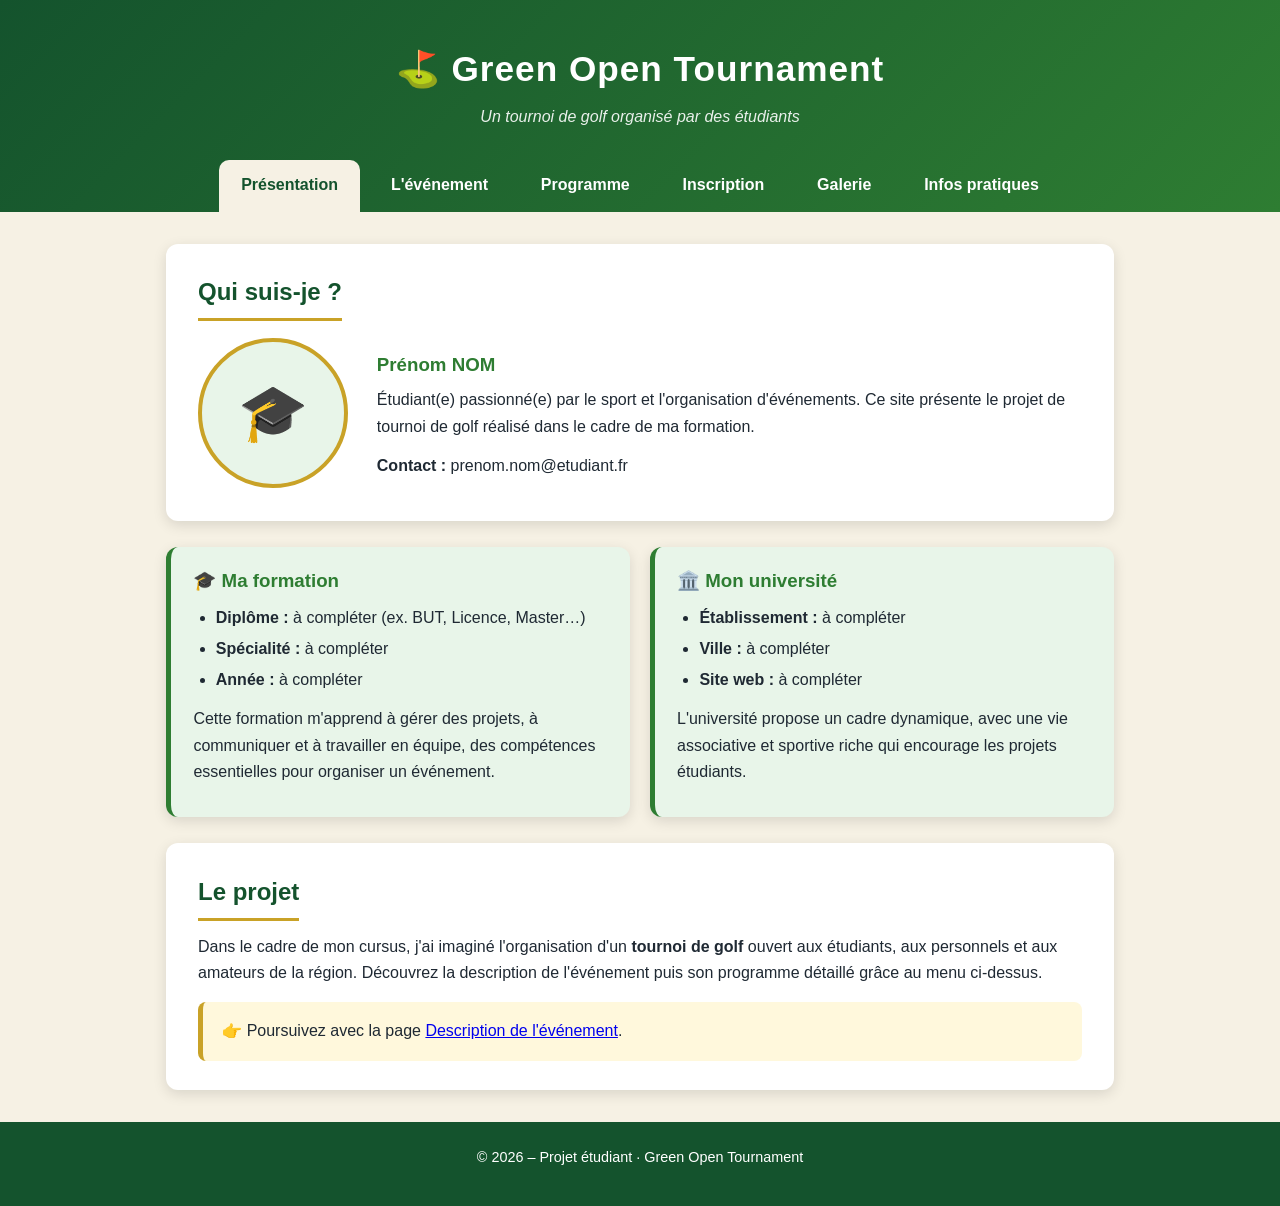
<file: index.html>
<!DOCTYPE html>
<html lang="fr">
<head>
  <meta charset="UTF-8">
  <meta name="viewport" content="width=device-width, initial-scale=1.0">
  <title>Présentation – Green Open Tournament</title>
  <link rel="stylesheet" href="style.css">
</head>
<body>

  <header>
    <h1>⛳ Green Open Tournament</h1>
    <p class="slogan">Un tournoi de golf organisé par des étudiants</p>
    <nav>
      <a href="index.html" class="actif">Présentation</a>
      <a href="evenement.html">L'événement</a>
      <a href="programme.html">Programme</a>
      <a href="inscription.html">Inscription</a>
      <a href="galerie.html">Galerie</a>
      <a href="pratique.html">Infos pratiques</a>
    </nav>
  </header>

  <main>
    <section>
      <h2>Qui suis-je ?</h2>
      <div class="profil">
        <div class="photo">🎓</div>
        <div class="infos">
          <h3>Prénom NOM</h3>
          <p>
            Étudiant(e) passionné(e) par le sport et l'organisation d'événements.
            Ce site présente le projet de tournoi de golf réalisé dans le cadre de ma formation.
          </p>
          <p><strong>Contact :</strong> prenom.nom@etudiant.fr</p>
        </div>
      </div>
    </section>

    <div class="grille">
      <section class="carte">
        <h3>🎓 Ma formation</h3>
        <ul>
          <li><strong>Diplôme :</strong> à compléter (ex. BUT, Licence, Master…)</li>
          <li><strong>Spécialité :</strong> à compléter</li>
          <li><strong>Année :</strong> à compléter</li>
        </ul>
        <p>
          Cette formation m'apprend à gérer des projets, à communiquer
          et à travailler en équipe, des compétences essentielles pour organiser un événement.
        </p>
      </section>

      <section class="carte">
        <h3>🏛️ Mon université</h3>
        <ul>
          <li><strong>Établissement :</strong> à compléter</li>
          <li><strong>Ville :</strong> à compléter</li>
          <li><strong>Site web :</strong> à compléter</li>
        </ul>
        <p>
          L'université propose un cadre dynamique, avec une vie associative
          et sportive riche qui encourage les projets étudiants.
        </p>
      </section>
    </div>

    <section>
      <h2>Le projet</h2>
      <p>
        Dans le cadre de mon cursus, j'ai imaginé l'organisation d'un <strong>tournoi de golf</strong>
        ouvert aux étudiants, aux personnels et aux amateurs de la région.
        Découvrez la description de l'événement puis son programme détaillé grâce au menu ci-dessus.
      </p>
      <div class="info">
        👉 Poursuivez avec la page <a href="evenement.html">Description de l'événement</a>.
      </div>
    </section>
  </main>

  <footer>
    <p>© 2026 – Projet étudiant · Green Open Tournament</p>
  </footer>

</body>
</html>
</file>
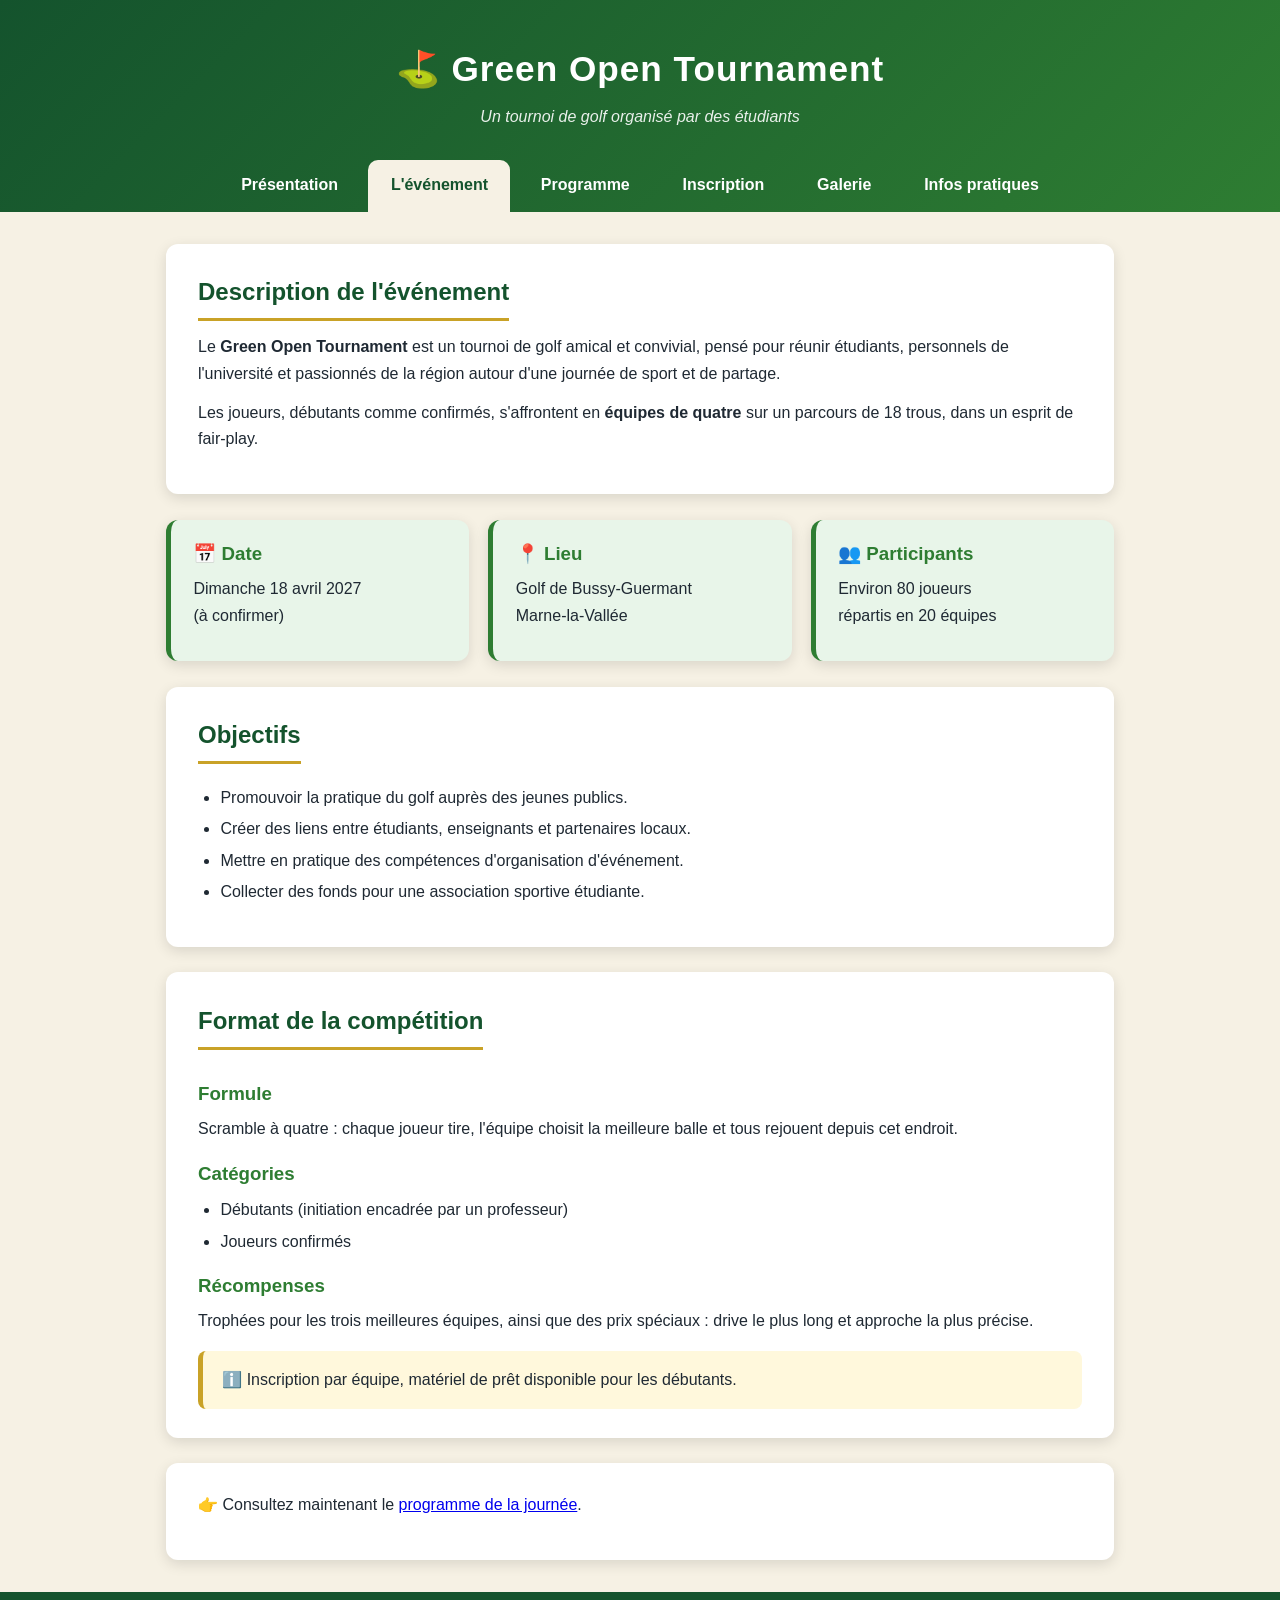
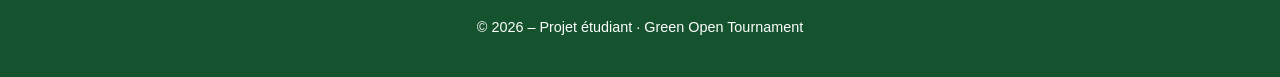
<file: evenement.html>
<!DOCTYPE html>
<html lang="fr">
<head>
  <meta charset="UTF-8">
  <meta name="viewport" content="width=device-width, initial-scale=1.0">
  <title>L'événement – Green Open Tournament</title>
  <link rel="stylesheet" href="style.css">
</head>
<body>

  <header>
    <h1>⛳ Green Open Tournament</h1>
    <p class="slogan">Un tournoi de golf organisé par des étudiants</p>
    <nav>
      <a href="index.html">Présentation</a>
      <a href="evenement.html" class="actif">L'événement</a>
      <a href="programme.html">Programme</a>
      <a href="inscription.html">Inscription</a>
      <a href="galerie.html">Galerie</a>
      <a href="pratique.html">Infos pratiques</a>
    </nav>
  </header>

  <main>
    <section>
      <h2>Description de l'événement</h2>
      <p>
        Le <strong>Green Open Tournament</strong> est un tournoi de golf amical et convivial,
        pensé pour réunir étudiants, personnels de l'université et passionnés de la région
        autour d'une journée de sport et de partage.
      </p>
      <p>
        Les joueurs, débutants comme confirmés, s'affrontent en <strong>équipes de quatre</strong>
        sur un parcours de 18 trous, dans un esprit de fair-play.
      </p>
    </section>

    <div class="grille">
      <section class="carte">
        <h3>📅 Date</h3>
        <p>Dimanche 18 avril 2027<br>(à confirmer)</p>
      </section>
      <section class="carte">
        <h3>📍 Lieu</h3>
        <p>Golf de Bussy-Guermant<br>Marne-la-Vallée</p>
      </section>
      <section class="carte">
        <h3>👥 Participants</h3>
        <p>Environ 80 joueurs<br>répartis en 20 équipes</p>
      </section>
    </div>

    <section>
      <h2>Objectifs</h2>
      <ul>
        <li>Promouvoir la pratique du golf auprès des jeunes publics.</li>
        <li>Créer des liens entre étudiants, enseignants et partenaires locaux.</li>
        <li>Mettre en pratique des compétences d'organisation d'événement.</li>
        <li>Collecter des fonds pour une association sportive étudiante.</li>
      </ul>
    </section>

    <section>
      <h2>Format de la compétition</h2>
      <h3>Formule</h3>
      <p>Scramble à quatre : chaque joueur tire, l'équipe choisit la meilleure balle et tous rejouent depuis cet endroit.</p>
      <h3>Catégories</h3>
      <ul>
        <li>Débutants (initiation encadrée par un professeur)</li>
        <li>Joueurs confirmés</li>
      </ul>
      <h3>Récompenses</h3>
      <p>Trophées pour les trois meilleures équipes, ainsi que des prix spéciaux : drive le plus long et approche la plus précise.</p>
      <div class="info">
        ℹ️ Inscription par équipe, matériel de prêt disponible pour les débutants.
      </div>
    </section>

    <section>
      <p>👉 Consultez maintenant le <a href="programme.html">programme de la journée</a>.</p>
    </section>
  </main>

  <footer>
    <p>© 2026 – Projet étudiant · Green Open Tournament</p>
  </footer>

</body>
</html>
</file>
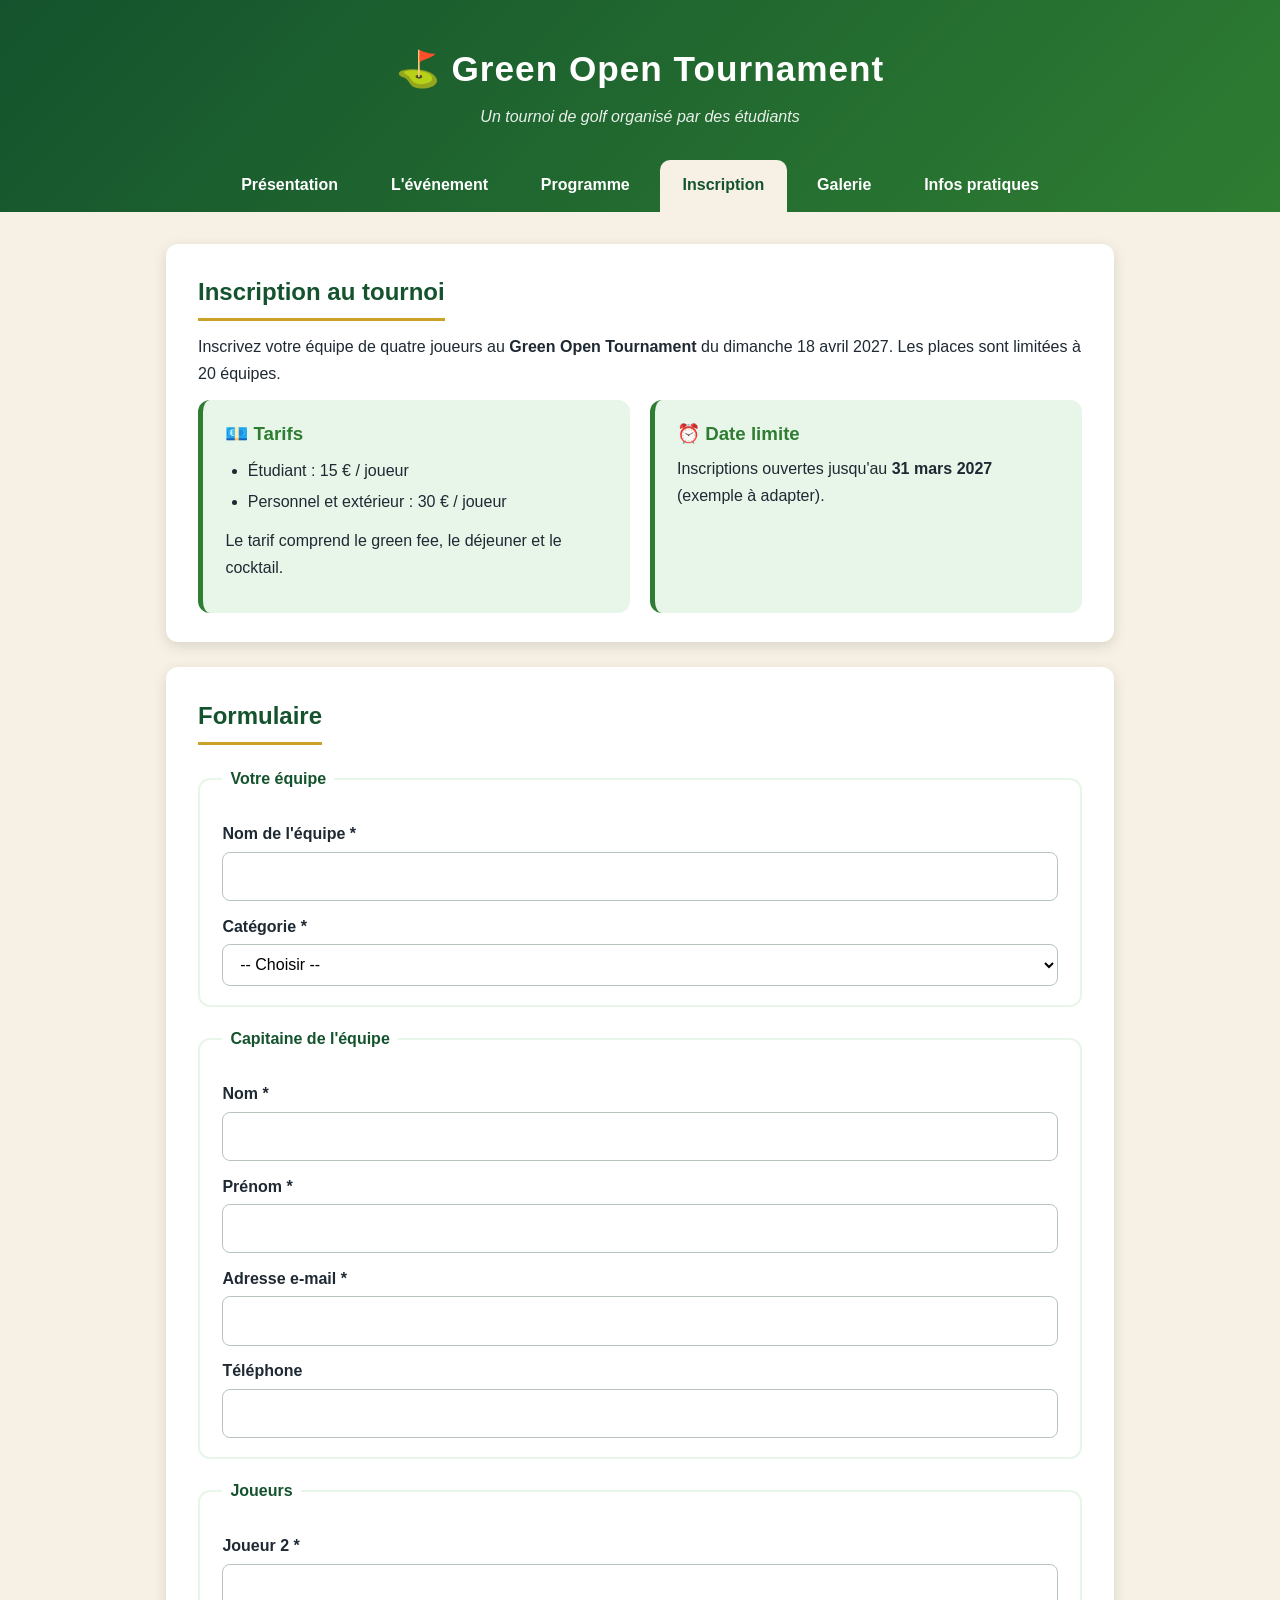
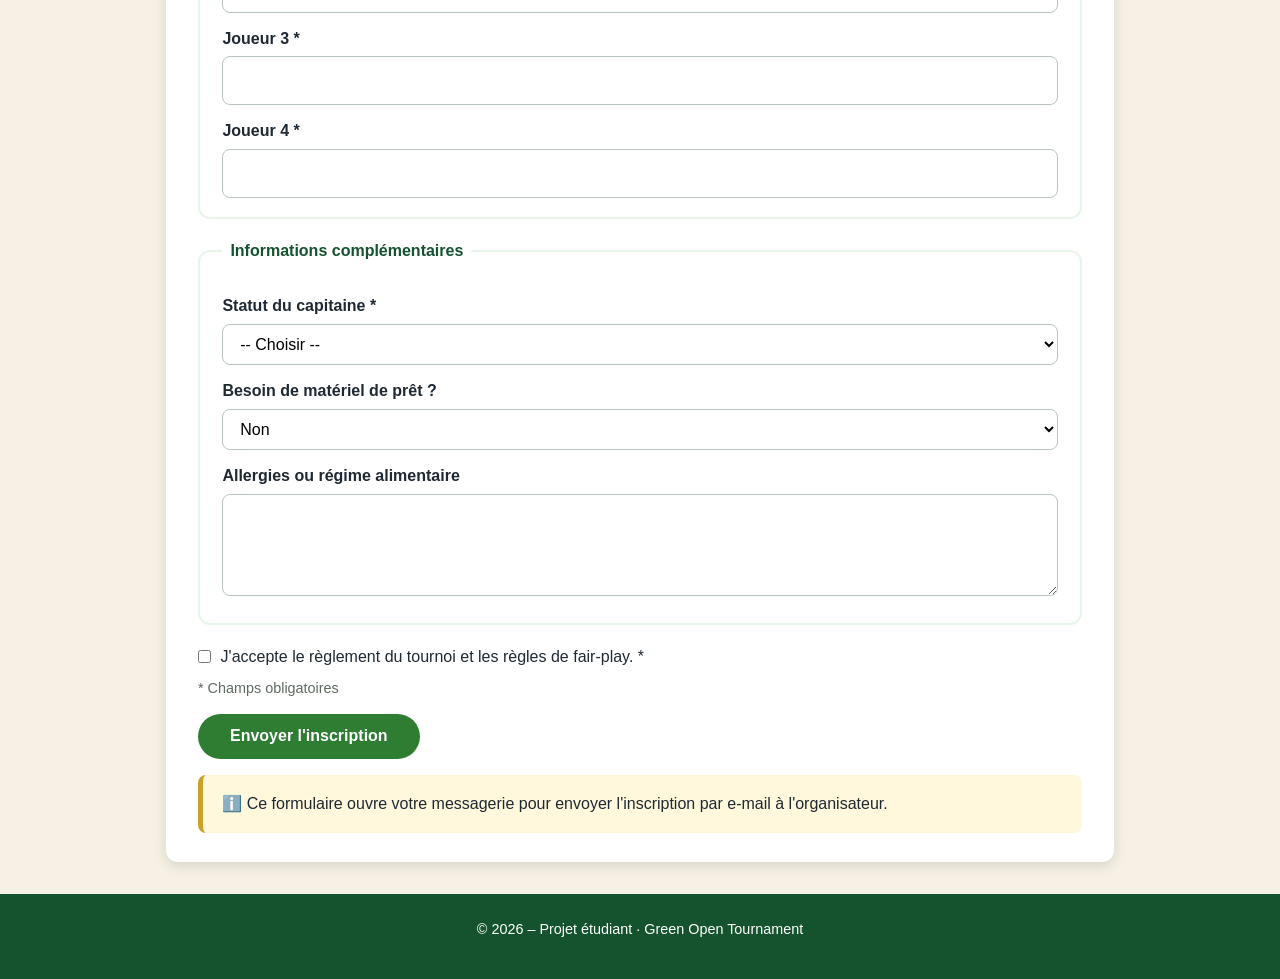
<file: inscription.html>
<!DOCTYPE html>
<html lang="fr">
<head>
  <meta charset="UTF-8">
  <meta name="viewport" content="width=device-width, initial-scale=1.0">
  <title>Inscription – Green Open Tournament</title>
  <link rel="stylesheet" href="style.css">
</head>
<body>

  <header>
    <h1>⛳ Green Open Tournament</h1>
    <p class="slogan">Un tournoi de golf organisé par des étudiants</p>
    <nav>
      <a href="index.html">Présentation</a>
      <a href="evenement.html">L'événement</a>
      <a href="programme.html">Programme</a>
      <a href="inscription.html" class="actif">Inscription</a>
      <a href="galerie.html">Galerie</a>
      <a href="pratique.html">Infos pratiques</a>
    </nav>
  </header>

  <main>
    <section>
      <h2>Inscription au tournoi</h2>
      <p>
        Inscrivez votre équipe de quatre joueurs au <strong>Green Open Tournament</strong>
        du dimanche 18 avril 2027. Les places sont limitées à 20 équipes.
      </p>

      <div class="grille">
        <div class="carte">
          <h3>💶 Tarifs</h3>
          <ul>
            <li>Étudiant : 15 € / joueur</li>
            <li>Personnel et extérieur : 30 € / joueur</li>
          </ul>
          <p>Le tarif comprend le green fee, le déjeuner et le cocktail.</p>
        </div>
        <div class="carte">
          <h3>⏰ Date limite</h3>
          <p>Inscriptions ouvertes jusqu'au <strong>31 mars 2027</strong> (exemple à adapter).</p>
        </div>
      </div>
    </section>

    <section>
      <h2>Formulaire</h2>

      <form action="mailto:prenom.nom@etudiant.fr" method="post" enctype="text/plain">

        <fieldset>
          <legend>Votre équipe</legend>
          <label for="equipe">Nom de l'équipe *</label>
          <input type="text" id="equipe" name="equipe" required>

          <label for="categorie">Catégorie *</label>
          <select id="categorie" name="categorie" required>
            <option value="">-- Choisir --</option>
            <option value="debutants">Débutants</option>
            <option value="confirmes">Joueurs confirmés</option>
          </select>
        </fieldset>

        <fieldset>
          <legend>Capitaine de l'équipe</legend>
          <label for="nom">Nom *</label>
          <input type="text" id="nom" name="nom" required>

          <label for="prenom">Prénom *</label>
          <input type="text" id="prenom" name="prenom" required>

          <label for="email">Adresse e-mail *</label>
          <input type="email" id="email" name="email" required>

          <label for="tel">Téléphone</label>
          <input type="tel" id="tel" name="tel">
        </fieldset>

        <fieldset>
          <legend>Joueurs</legend>
          <label for="joueur2">Joueur 2 *</label>
          <input type="text" id="joueur2" name="joueur2" required>

          <label for="joueur3">Joueur 3 *</label>
          <input type="text" id="joueur3" name="joueur3" required>

          <label for="joueur4">Joueur 4 *</label>
          <input type="text" id="joueur4" name="joueur4" required>
        </fieldset>

        <fieldset>
          <legend>Informations complémentaires</legend>
          <label for="statut">Statut du capitaine *</label>
          <select id="statut" name="statut" required>
            <option value="">-- Choisir --</option>
            <option value="etudiant">Étudiant</option>
            <option value="personnel">Personnel de l'université</option>
            <option value="exterieur">Extérieur</option>
          </select>

          <label for="materiel">Besoin de matériel de prêt ?</label>
          <select id="materiel" name="materiel">
            <option value="non">Non</option>
            <option value="oui">Oui, pour certains joueurs</option>
          </select>

          <label for="regime">Allergies ou régime alimentaire</label>
          <textarea id="regime" name="regime" rows="3"></textarea>
        </fieldset>

        <div class="case">
          <input type="checkbox" id="reglement" name="reglement" required>
          <label for="reglement">J'accepte le règlement du tournoi et les règles de fair-play. *</label>
        </div>

        <p class="note">* Champs obligatoires</p>

        <button type="submit" class="bouton">Envoyer l'inscription</button>
      </form>

      <div class="info">
        ℹ️ Ce formulaire ouvre votre messagerie pour envoyer l'inscription par e-mail à l'organisateur.
      </div>
    </section>
  </main>

  <footer>
    <p>© 2026 – Projet étudiant · Green Open Tournament</p>
  </footer>

</body>
</html>
</file>
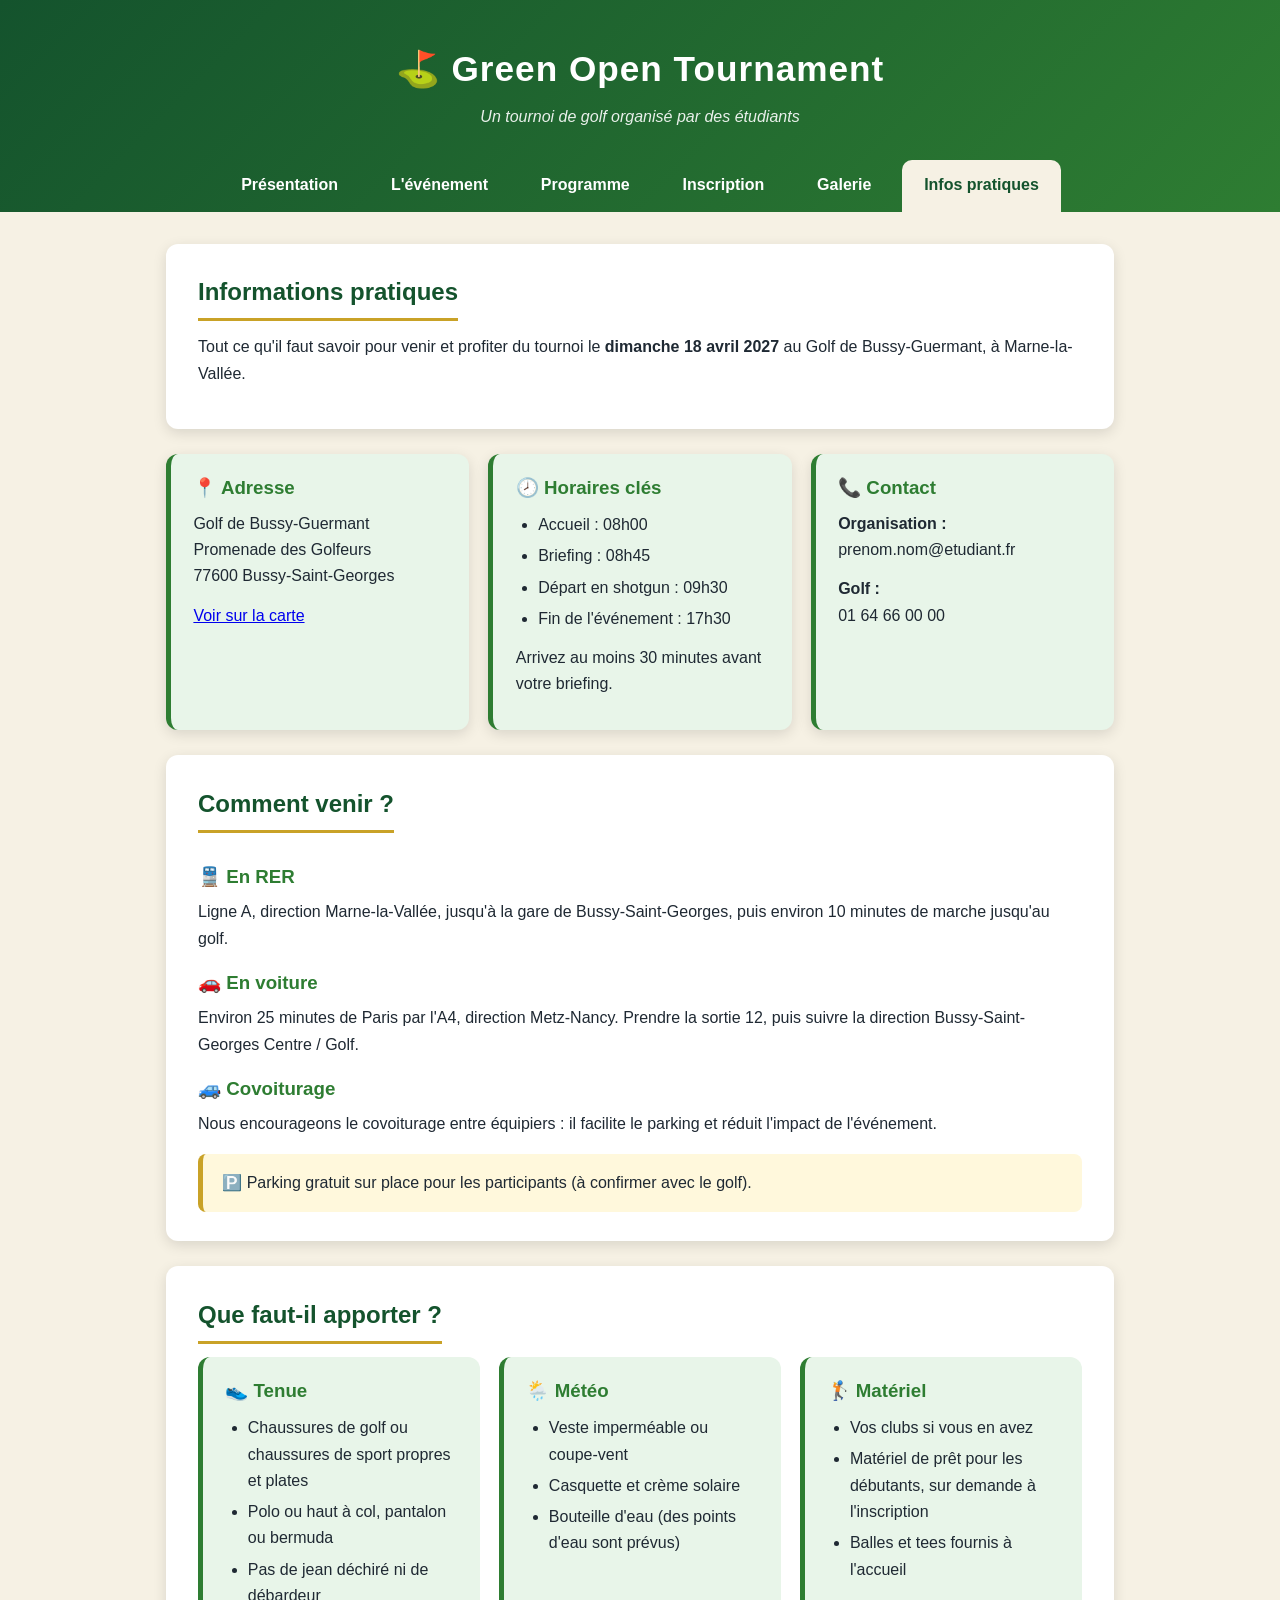
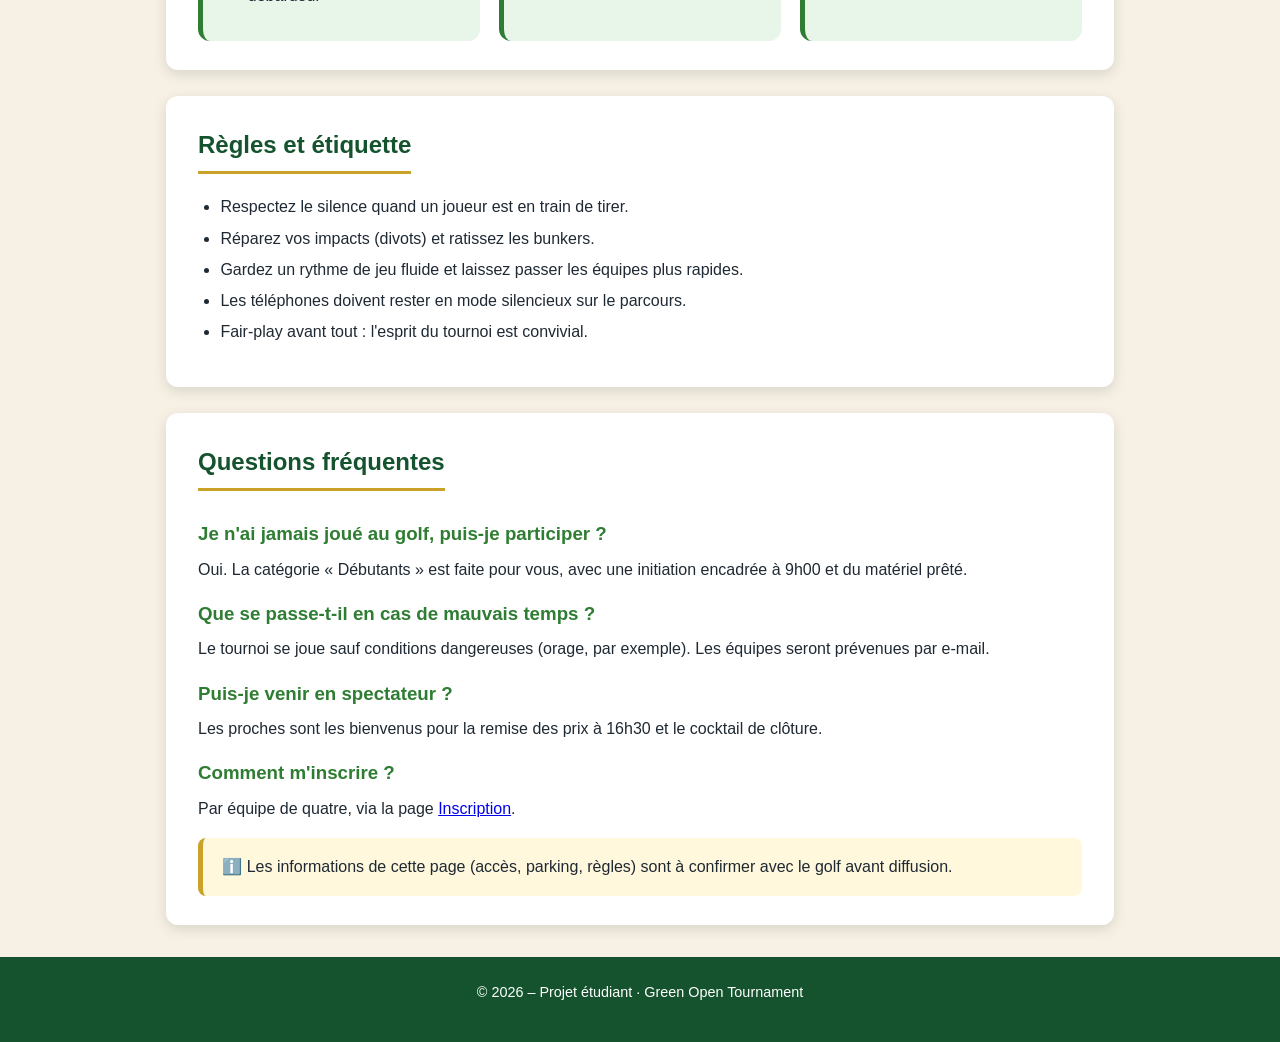
<file: pratique.html>
<!DOCTYPE html>
<html lang="fr">
<head>
  <meta charset="UTF-8">
  <meta name="viewport" content="width=device-width, initial-scale=1.0">
  <title>Informations pratiques – Green Open Tournament</title>
  <link rel="stylesheet" href="style.css">
</head>
<body>

  <header>
    <h1>⛳ Green Open Tournament</h1>
    <p class="slogan">Un tournoi de golf organisé par des étudiants</p>
    <nav>
      <a href="index.html">Présentation</a>
      <a href="evenement.html">L'événement</a>
      <a href="programme.html">Programme</a>
      <a href="inscription.html">Inscription</a>
      <a href="galerie.html">Galerie</a>
      <a href="pratique.html" class="actif">Infos pratiques</a>
    </nav>
  </header>

  <main>
    <section>
      <h2>Informations pratiques</h2>
      <p>
        Tout ce qu'il faut savoir pour venir et profiter du tournoi le
        <strong>dimanche 18 avril 2027</strong> au Golf de Bussy-Guermant, à Marne-la-Vallée.
      </p>
    </section>

    <div class="grille">
      <section class="carte">
        <h3>📍 Adresse</h3>
        <p>
          Golf de Bussy-Guermant<br>
          Promenade des Golfeurs<br>
          77600 Bussy-Saint-Georges
        </p>
        <p>
          <a href="https://www.google.com/maps/search/?api=1&query=Golf+de+Bussy-Guermantes+Bussy-Saint-Georges"
             target="_blank" rel="noopener">Voir sur la carte</a>
        </p>
      </section>

      <section class="carte">
        <h3>🕗 Horaires clés</h3>
        <ul>
          <li>Accueil : 08h00</li>
          <li>Briefing : 08h45</li>
          <li>Départ en shotgun : 09h30</li>
          <li>Fin de l'événement : 17h30</li>
        </ul>
        <p>Arrivez au moins 30 minutes avant votre briefing.</p>
      </section>

      <section class="carte">
        <h3>📞 Contact</h3>
        <p>
          <strong>Organisation :</strong><br>
          prenom.nom@etudiant.fr
        </p>
        <p>
          <strong>Golf :</strong><br>
          01 64 66 00 00
        </p>
      </section>
    </div>

    <section>
      <h2>Comment venir ?</h2>

      <h3>🚆 En RER</h3>
      <p>
        Ligne A, direction Marne-la-Vallée, jusqu'à la gare de Bussy-Saint-Georges,
        puis environ 10 minutes de marche jusqu'au golf.
      </p>

      <h3>🚗 En voiture</h3>
      <p>
        Environ 25 minutes de Paris par l'A4, direction Metz-Nancy. Prendre la sortie 12,
        puis suivre la direction Bussy-Saint-Georges Centre / Golf.
      </p>

      <h3>🚙 Covoiturage</h3>
      <p>
        Nous encourageons le covoiturage entre équipiers : il facilite le parking
        et réduit l'impact de l'événement.
      </p>

      <div class="info">
        🅿️ Parking gratuit sur place pour les participants (à confirmer avec le golf).
      </div>
    </section>

    <section>
      <h2>Que faut-il apporter ?</h2>
      <div class="grille">
        <div class="carte">
          <h3>👟 Tenue</h3>
          <ul>
            <li>Chaussures de golf ou chaussures de sport propres et plates</li>
            <li>Polo ou haut à col, pantalon ou bermuda</li>
            <li>Pas de jean déchiré ni de débardeur</li>
          </ul>
        </div>
        <div class="carte">
          <h3>🌦️ Météo</h3>
          <ul>
            <li>Veste imperméable ou coupe-vent</li>
            <li>Casquette et crème solaire</li>
            <li>Bouteille d'eau (des points d'eau sont prévus)</li>
          </ul>
        </div>
        <div class="carte">
          <h3>🏌️ Matériel</h3>
          <ul>
            <li>Vos clubs si vous en avez</li>
            <li>Matériel de prêt pour les débutants, sur demande à l'inscription</li>
            <li>Balles et tees fournis à l'accueil</li>
          </ul>
        </div>
      </div>
    </section>

    <section>
      <h2>Règles et étiquette</h2>
      <ul>
        <li>Respectez le silence quand un joueur est en train de tirer.</li>
        <li>Réparez vos impacts (divots) et ratissez les bunkers.</li>
        <li>Gardez un rythme de jeu fluide et laissez passer les équipes plus rapides.</li>
        <li>Les téléphones doivent rester en mode silencieux sur le parcours.</li>
        <li>Fair-play avant tout : l'esprit du tournoi est convivial.</li>
      </ul>
    </section>

    <section>
      <h2>Questions fréquentes</h2>

      <h3>Je n'ai jamais joué au golf, puis-je participer ?</h3>
      <p>Oui. La catégorie « Débutants » est faite pour vous, avec une initiation encadrée à 9h00 et du matériel prêté.</p>

      <h3>Que se passe-t-il en cas de mauvais temps ?</h3>
      <p>Le tournoi se joue sauf conditions dangereuses (orage, par exemple). Les équipes seront prévenues par e-mail.</p>

      <h3>Puis-je venir en spectateur ?</h3>
      <p>Les proches sont les bienvenus pour la remise des prix à 16h30 et le cocktail de clôture.</p>

      <h3>Comment m'inscrire ?</h3>
      <p>Par équipe de quatre, via la page <a href="inscription.html">Inscription</a>.</p>

      <div class="info">
        ℹ️ Les informations de cette page (accès, parking, règles) sont à confirmer avec le golf avant diffusion.
      </div>
    </section>
  </main>

  <footer>
    <p>© 2026 – Projet étudiant · Green Open Tournament</p>
  </footer>

</body>
</html>
</file>
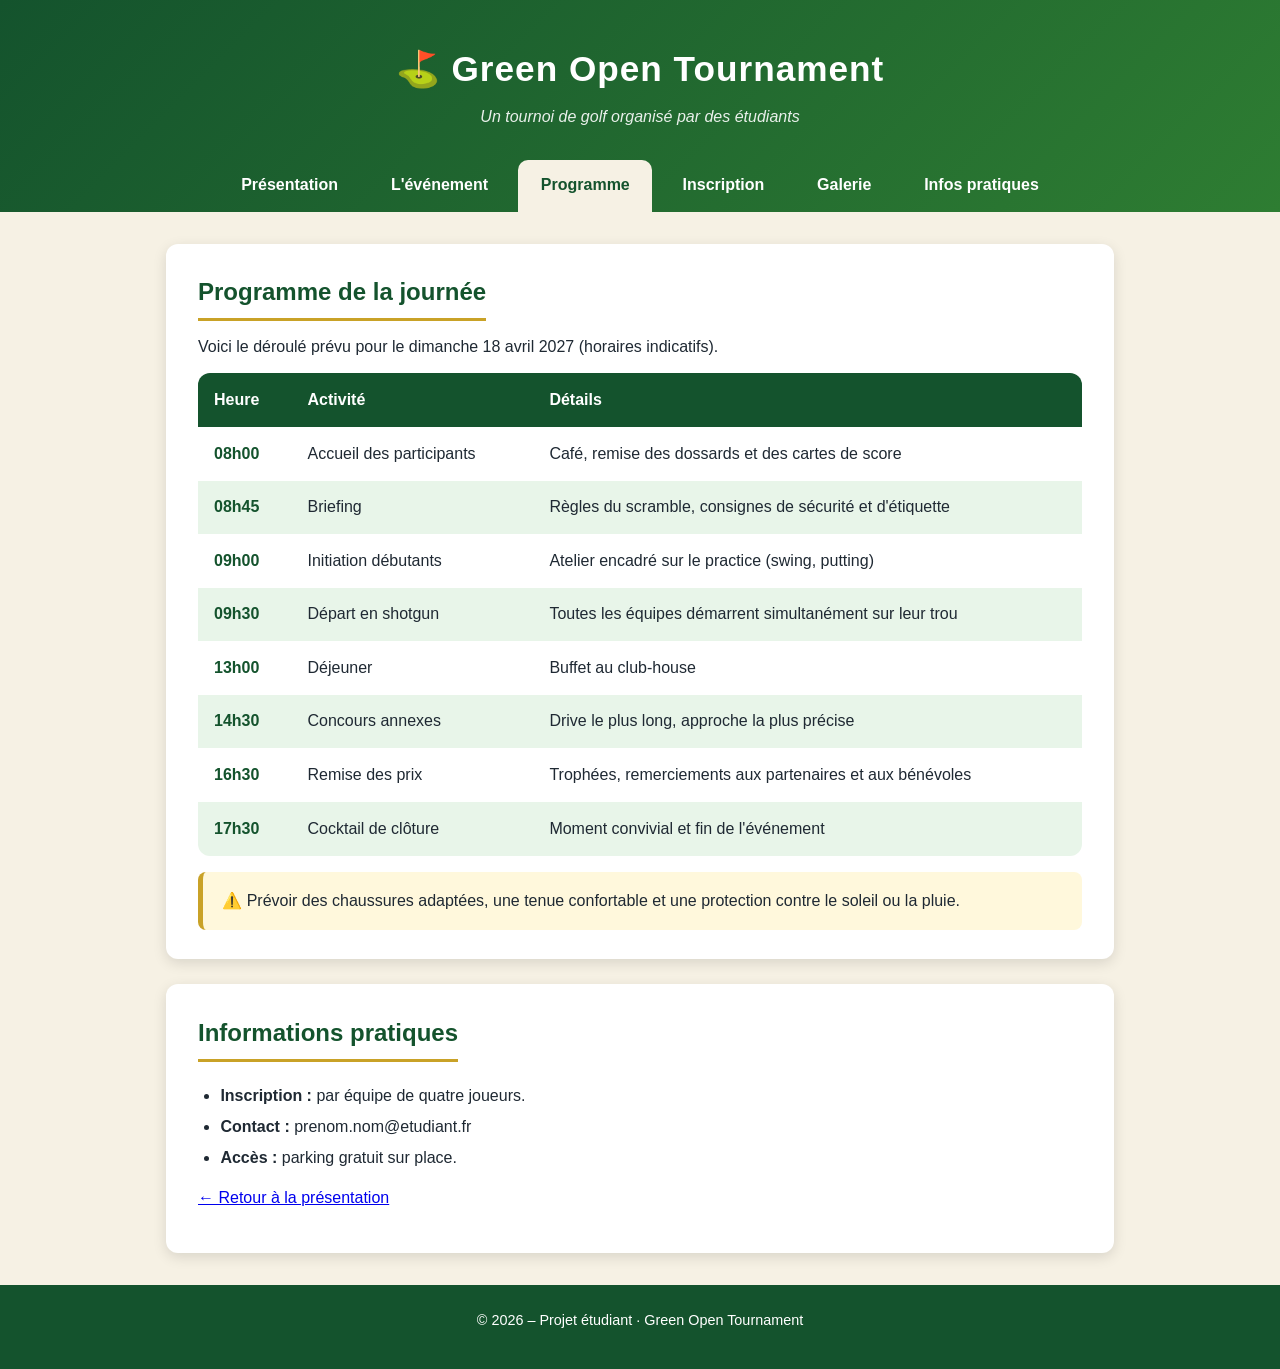
<file: programme.html>
<!DOCTYPE html>
<html lang="fr">
<head>
  <meta charset="UTF-8">
  <meta name="viewport" content="width=device-width, initial-scale=1.0">
  <title>Programme – Green Open Tournament</title>
  <link rel="stylesheet" href="style.css">
</head>
<body>

  <header>
    <h1>⛳ Green Open Tournament</h1>
    <p class="slogan">Un tournoi de golf organisé par des étudiants</p>
    <nav>
      <a href="index.html">Présentation</a>
      <a href="evenement.html">L'événement</a>
      <a href="programme.html" class="actif">Programme</a>
      <a href="inscription.html">Inscription</a>
      <a href="galerie.html">Galerie</a>
      <a href="pratique.html">Infos pratiques</a>
    </nav>
  </header>

  <main>
    <section>
      <h2>Programme de la journée</h2>
      <p>Voici le déroulé prévu pour le dimanche 18 avril 2027 (horaires indicatifs).</p>

      <table>
        <thead>
          <tr>
            <th>Heure</th>
            <th>Activité</th>
            <th>Détails</th>
          </tr>
        </thead>
        <tbody>
          <tr>
            <td class="heure">08h00</td>
            <td>Accueil des participants</td>
            <td>Café, remise des dossards et des cartes de score</td>
          </tr>
          <tr>
            <td class="heure">08h45</td>
            <td>Briefing</td>
            <td>Règles du scramble, consignes de sécurité et d'étiquette</td>
          </tr>
          <tr>
            <td class="heure">09h00</td>
            <td>Initiation débutants</td>
            <td>Atelier encadré sur le practice (swing, putting)</td>
          </tr>
          <tr>
            <td class="heure">09h30</td>
            <td>Départ en shotgun</td>
            <td>Toutes les équipes démarrent simultanément sur leur trou</td>
          </tr>
          <tr>
            <td class="heure">13h00</td>
            <td>Déjeuner</td>
            <td>Buffet au club-house</td>
          </tr>
          <tr>
            <td class="heure">14h30</td>
            <td>Concours annexes</td>
            <td>Drive le plus long, approche la plus précise</td>
          </tr>
          <tr>
            <td class="heure">16h30</td>
            <td>Remise des prix</td>
            <td>Trophées, remerciements aux partenaires et aux bénévoles</td>
          </tr>
          <tr>
            <td class="heure">17h30</td>
            <td>Cocktail de clôture</td>
            <td>Moment convivial et fin de l'événement</td>
          </tr>
        </tbody>
      </table>

      <div class="info">
        ⚠️ Prévoir des chaussures adaptées, une tenue confortable et une protection contre le soleil ou la pluie.
      </div>
    </section>

    <section>
      <h2>Informations pratiques</h2>
      <ul>
        <li><strong>Inscription :</strong> par équipe de quatre joueurs.</li>
        <li><strong>Contact :</strong> prenom.nom@etudiant.fr</li>
        <li><strong>Accès :</strong> parking gratuit sur place.</li>
      </ul>
      <p><a href="index.html">← Retour à la présentation</a></p>
    </section>
  </main>

  <footer>
    <p>© 2026 – Projet étudiant · Green Open Tournament</p>
  </footer>

</body>
</html>
</file>
<file: style.css>
/* ==========================================================
   Feuille de style commune - Site "Green Open Tournament"
   ========================================================== */

:root {
  --vert-fonce: #14532d;
  --vert: #2e7d32;
  --vert-clair: #e8f5e9;
  --sable: #f6f1e4;
  --or: #c9a227;
  --texte: #1f2933;
  --blanc: #ffffff;
  --ombre: 0 4px 14px rgba(0, 0, 0, 0.12);
  --rayon: 12px;
}

* {
  box-sizing: border-box;
  margin: 0;
  padding: 0;
}

body {
  font-family: "Segoe UI", Roboto, Helvetica, Arial, sans-serif;
  line-height: 1.65;
  color: var(--texte);
  background: var(--sable);
}

/* ---------- En-tête et navigation ---------- */
header {
  background: linear-gradient(135deg, var(--vert-fonce), var(--vert));
  color: var(--blanc);
  text-align: center;
  padding: 2.5rem 1rem 0;
}

header h1 {
  font-size: 2.2rem;
  letter-spacing: 1px;
}

header p.slogan {
  margin-top: 0.4rem;
  opacity: 0.9;
  font-style: italic;
}

nav {
  margin-top: 1.8rem;
  display: flex;
  justify-content: center;
  flex-wrap: wrap;
  gap: 0.5rem;
}

nav a {
  color: var(--blanc);
  text-decoration: none;
  padding: 0.8rem 1.4rem;
  border-radius: 10px 10px 0 0;
  font-weight: 600;
  transition: background 0.2s;
}

nav a:hover {
  background: rgba(255, 255, 255, 0.18);
}

nav a.actif {
  background: var(--sable);
  color: var(--vert-fonce);
}

/* ---------- Contenu ---------- */
main {
  max-width: 980px;
  margin: 2rem auto;
  padding: 0 1rem;
}

section {
  background: var(--blanc);
  border-radius: var(--rayon);
  box-shadow: var(--ombre);
  padding: 1.8rem 2rem;
  margin-bottom: 1.6rem;
}

h2 {
  color: var(--vert-fonce);
  margin-bottom: 0.8rem;
  padding-bottom: 0.4rem;
  border-bottom: 3px solid var(--or);
  display: inline-block;
}

h3 {
  color: var(--vert);
  margin: 1rem 0 0.4rem;
}

p {
  margin-bottom: 0.8rem;
}

ul {
  margin: 0.5rem 0 0.8rem 1.4rem;
}

li {
  margin-bottom: 0.3rem;
}

/* ---------- Cartes (grille) ---------- */
.grille {
  display: grid;
  grid-template-columns: repeat(auto-fit, minmax(250px, 1fr));
  gap: 1.2rem;
}

.carte {
  background: var(--vert-clair);
  border-left: 5px solid var(--vert);
  border-radius: var(--rayon);
  padding: 1.2rem 1.4rem;
}

.carte h3 {
  margin-top: 0;
}

/* ---------- Profil (page 1) ---------- */
.profil {
  display: flex;
  align-items: center;
  gap: 1.8rem;
  flex-wrap: wrap;
}

.photo {
  width: 150px;
  height: 150px;
  border-radius: 50%;
  background: var(--vert-clair);
  border: 4px solid var(--or);
  display: flex;
  align-items: center;
  justify-content: center;
  font-size: 3.5rem;
  flex-shrink: 0;
}

.profil .infos {
  flex: 1;
  min-width: 240px;
}

/* ---------- Tableau du programme ---------- */
table {
  width: 100%;
  border-collapse: collapse;
  margin-top: 0.8rem;
  overflow: hidden;
  border-radius: var(--rayon);
}

th,
td {
  padding: 0.85rem 1rem;
  text-align: left;
}

th {
  background: var(--vert-fonce);
  color: var(--blanc);
}

tr:nth-child(even) td {
  background: var(--vert-clair);
}

td.heure {
  font-weight: 700;
  color: var(--vert-fonce);
  white-space: nowrap;
}

/* ---------- Encadré d'information ---------- */
.info {
  background: #fff8dc;
  border-left: 5px solid var(--or);
  padding: 1rem 1.2rem;
  border-radius: 8px;
  margin-top: 1rem;
}

/* ---------- Formulaire d'inscription ---------- */
form {
  margin-top: 0.5rem;
}

fieldset {
  border: 2px solid var(--vert-clair);
  border-radius: var(--rayon);
  padding: 1rem 1.4rem 1.2rem;
  margin-bottom: 1.2rem;
}

legend {
  color: var(--vert-fonce);
  font-weight: 700;
  padding: 0 0.5rem;
}

label {
  display: block;
  margin: 0.8rem 0 0.25rem;
  font-weight: 600;
}

input[type="text"],
input[type="email"],
input[type="tel"],
select,
textarea {
  width: 100%;
  padding: 0.65rem 0.8rem;
  border: 1px solid #b9c4bb;
  border-radius: 8px;
  font: inherit;
  background: var(--blanc);
}

input:focus,
select:focus,
textarea:focus {
  outline: 3px solid rgba(46, 125, 50, 0.3);
  border-color: var(--vert);
}

.case {
  display: flex;
  align-items: flex-start;
  gap: 0.6rem;
  margin: 1rem 0 0.4rem;
}

.case label {
  margin: 0;
  font-weight: 400;
}

.case input {
  margin-top: 0.35rem;
}

.note {
  font-size: 0.9rem;
  color: #5f6b61;
}

.bouton {
  background: var(--vert);
  color: var(--blanc);
  border: none;
  padding: 0.85rem 2rem;
  border-radius: 999px;
  font-size: 1rem;
  font-weight: 700;
  cursor: pointer;
  transition: background 0.2s, transform 0.1s;
}

.bouton:hover {
  background: var(--vert-fonce);
}

.bouton:active {
  transform: scale(0.98);
}

/* ---------- Galerie d'images ---------- */
.galerie {
  display: grid;
  grid-template-columns: repeat(auto-fit, minmax(240px, 1fr));
  gap: 1.4rem;
  margin-top: 0.8rem;
}

.vignette {
  background: var(--vert-clair);
  border-radius: var(--rayon);
  padding: 0.8rem;
  box-shadow: var(--ombre);
  text-align: center;
  transition: transform 0.2s;
}

.vignette:hover {
  transform: translateY(-4px);
}

.vignette img {
  width: 100%;
  height: auto;
  display: block;
  border-radius: 8px;
}

.vignette figcaption {
  margin-top: 0.6rem;
  font-weight: 600;
  color: var(--vert-fonce);
}

.vignette.large {
  grid-column: span 2;
}

.vignette.haute {
  max-width: 340px;
  margin: 0 auto;
}

@media (max-width: 600px) {
  .vignette.large {
    grid-column: span 1;
  }
}

/* ---------- Pied de page ---------- */
footer {
  text-align: center;
  padding: 1.5rem 1rem;
  background: var(--vert-fonce);
  color: var(--blanc);
  font-size: 0.9rem;
}

/* ---------- Adaptation mobile ---------- */
@media (max-width: 600px) {
  header h1 {
    font-size: 1.6rem;
  }

  section {
    padding: 1.2rem;
  }

  .profil {
    justify-content: center;
    text-align: center;
  }

  th,
  td {
    padding: 0.6rem 0.5rem;
    font-size: 0.9rem;
  }
}
</file>
